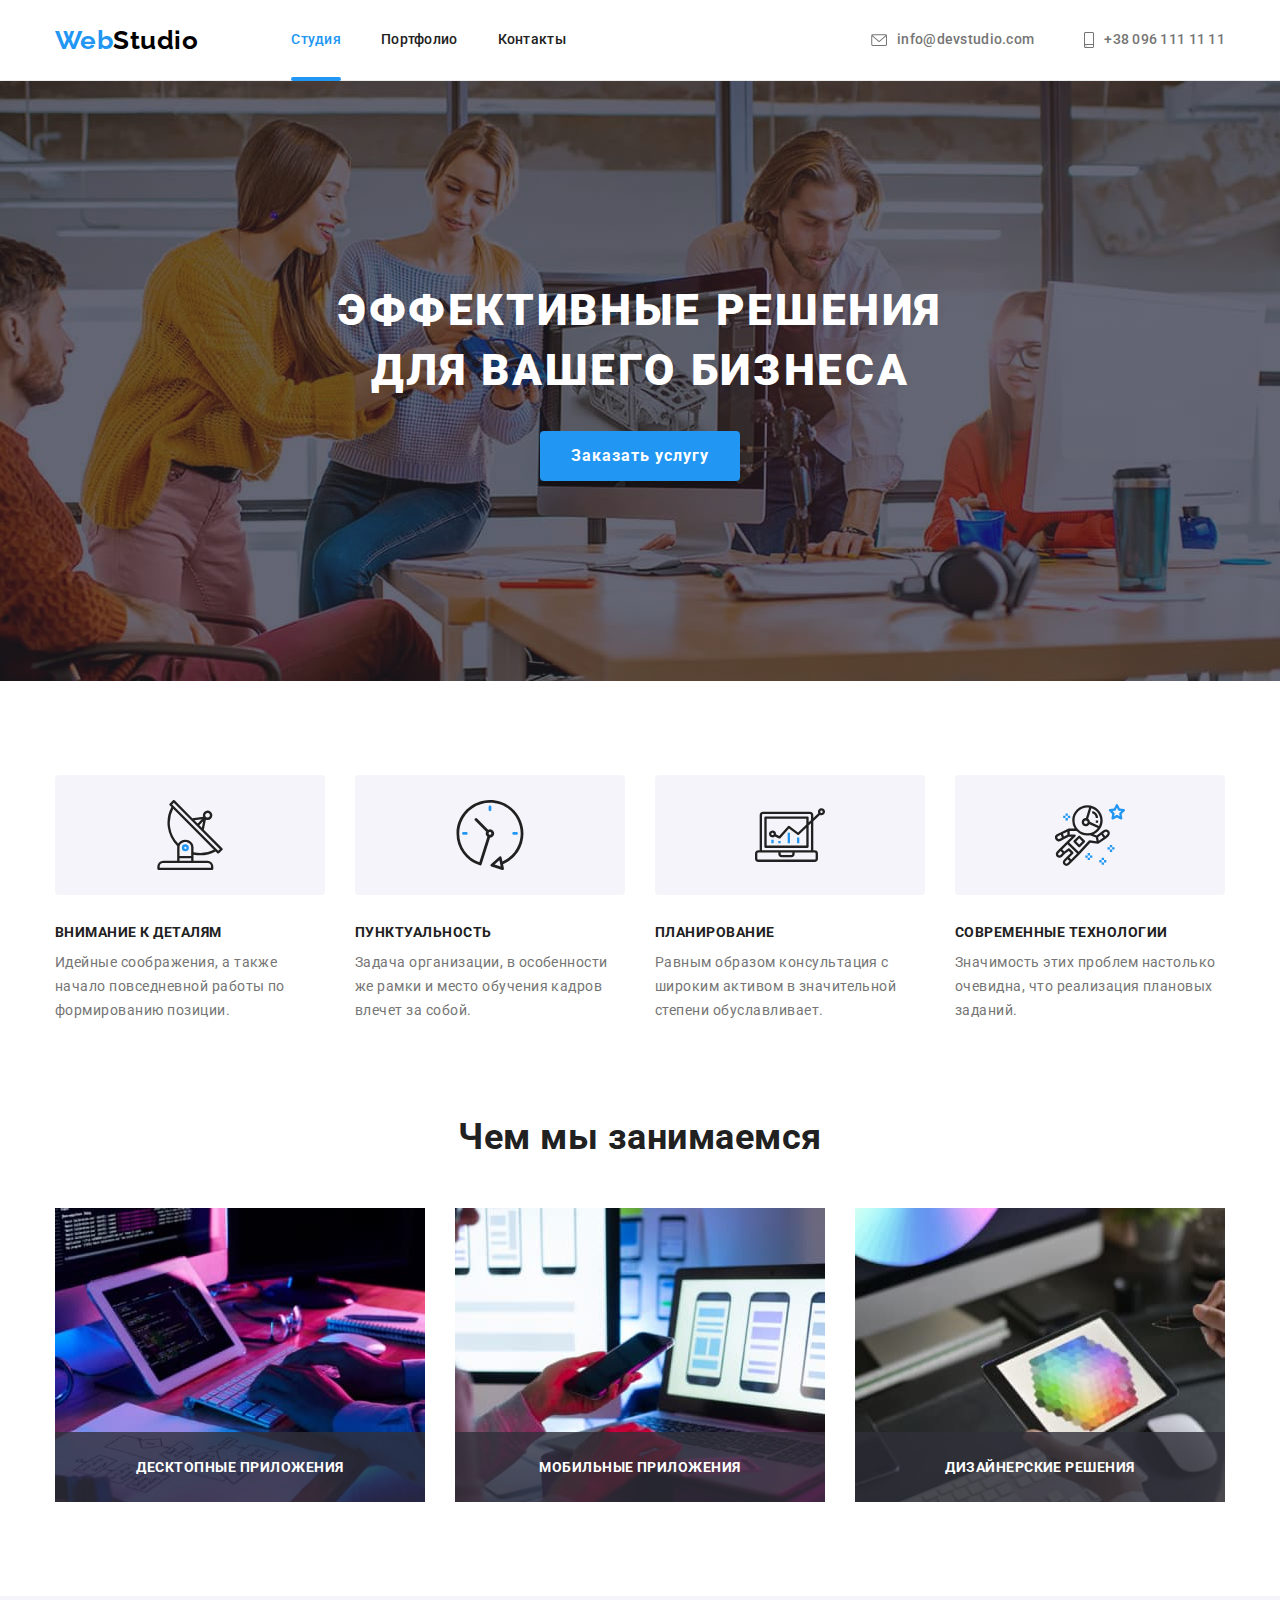
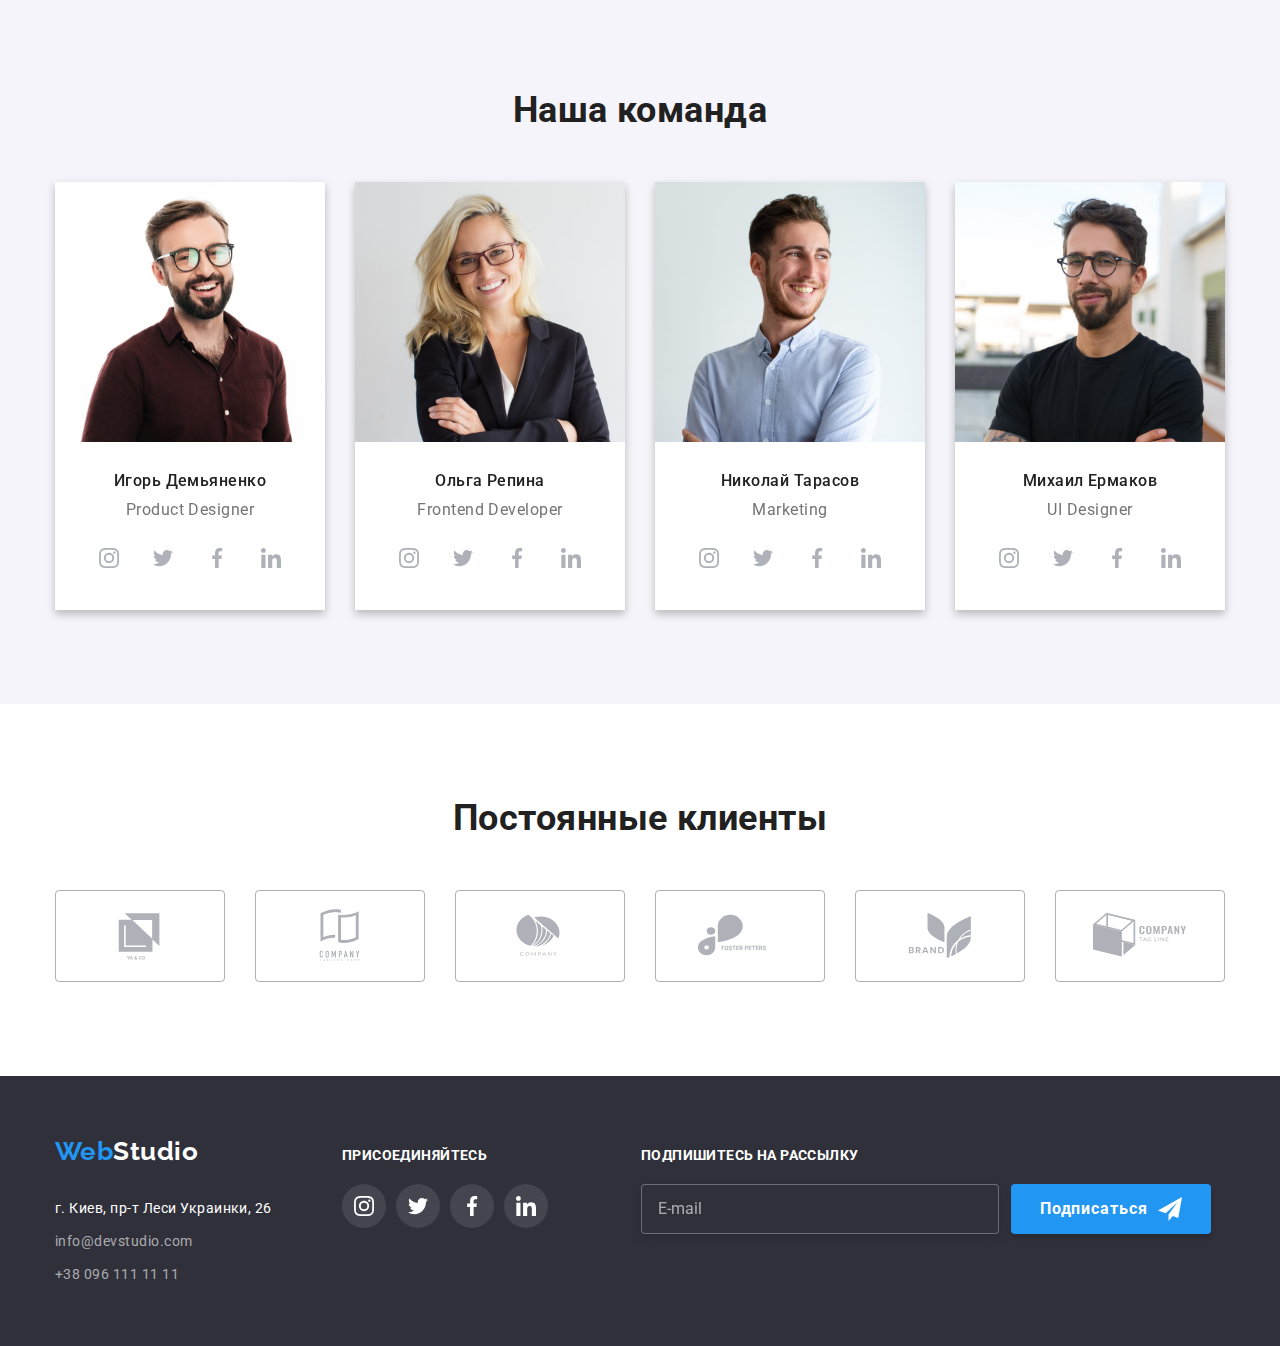
<file: index.html>
<!DOCTYPE html>
<html lang="ru">
  <head>
    <meta charset="UTF-8" />
    <meta http-equiv="X-UA-Compatible" content="IE=edge" />
    <meta name="viewport" content="width=device-width, initial-scale=1.0" />
    <title>Document</title>
    <link
      href="https://fonts.googleapis.com/css2?family=Raleway:wght@700&family=Roboto:wght@400;500;700;900&display=swap"
      rel="stylesheet"
    />
    <link
      rel="stylesheet"
      href="https://cdn.jsdelivr.net/npm/modern-normalize@1.1.0/modern-normalize.min.css"
    />
    <link rel="stylesheet" href="./css/main.min.css" />
  </head>
  <body class="page" data-page>
    <!-- Heder -->
    <header class="header">
      <div class="container header__container">
        <nav class="header__nav">
          <a class="logo header__logo" href="./index.html"
            >Web<span class="logo--lights-style">Studio</span></a
          >
          <ul class="header__list">
            <li class="header__item">
              <a class="header__link header__link--current" href="./index.html">Студия</a>
            </li>
            <li class="header__item">
              <a class="header__link" href="./portfoio.html">Портфолио</a>
            </li>
            <li class="header__item"><a class="header__link" href="">Контакты</a></li>
          </ul>
        </nav>
        <div class="header__contacts">
          <a class="header__contacts-link" href="mailto:info@devstudio.com">
            <svg class="header__contacts-icon" width="16" height="12">
              <use href="./images/icons.svg#icon-mail"></use>
            </svg>
            info@devstudio.com</a
          >
          <a class="header__contacts-link" href="tel:+380961111111">
            <svg class="header__contacts-icon" width="10" height="16">
              <use href="./images/icons.svg#icon-smartphone"></use>
            </svg>
            +38 096 111 11 11</a
          >
        </div>
      </div>
    </header>
    <main>
      <!-- Hero -->
      <section class="hero">
        <div class="container hero__container">
          <h1 class="hero__title">Эффективные решения для вашего бизнеса</h1>
          <button class="main-btn" type="button" data-modal-open>Заказать услугу</button>
        </div>
      </section>
      <!-- Benefits -->
      <section class="section">
        <div class="container">
          <!-- приховати <h2>Преимущества</h2>  -->
          <h2 class="visually-hidden">Преимущества</h2>
          <ul class="features__list">
            <li class="features__item">
              <div class="features__icon">
                <svg width="70" height="70">
                  <use href="./images/icons.svg#icon-antenna"></use>
                </svg>
              </div>
              <h3 class="features__title">Внимание к деталям</h3>
              <p class="features__text">
                Идейные соображения, а также начало повседневной работы по формированию позиции.
              </p>
            </li>
            <li class="features__item">
              <div class="features__icon">
                <svg width="70" height="70">
                  <use href="./images/icons.svg#icon-clock"></use>
                </svg>
              </div>
              <h3 class="features__title">Пунктуальность</h3>
              <p class="features__text">
                Задача организации, в особенности же рамки и место обучения кадров влечет за собой.
              </p>
            </li>
            <li class="features__item">
              <div class="features__icon">
                <svg width="70" height="70">
                  <use href="./images/icons.svg#icon-diagram"></use>
                </svg>
              </div>
              <h3 class="features__title">Планирование</h3>
              <p class="features__text">
                Равным образом консультация с широким активом в значительной степени обуславливает.
              </p>
            </li>
            <li class="features__item">
              <div class="features__icon">
                <svg width="70" height="70">
                  <use href="./images/icons.svg#icon-astronaut"></use>
                </svg>
              </div>
              <h3 class="features__title">Современные технологии</h3>
              <p class="features__text">
                Значимость этих проблем настолько очевидна, что реализация плановых заданий.
              </p>
            </li>
          </ul>
        </div>
      </section>
      <!-- Work -->
      <section class="section work__section">
        <div class="container">
          <h2 class="section__title">Чем мы занимаемся</h2>
          <ul class="work__list">
            <li class="work__item">
              <img class="work__img" src="images/todo/box_1.jpg" alt="Разработка" width="370" />
              <p class="work__text">Десктопные приложения</p>
            </li>
            <li class="work__item">
              <img class="work__img" src="images/todo/box_2.jpg" alt="Структура" width="370" />
              <p class="work__text">Мобильные приложения</p>
            </li>
            <li class="work__item">
              <img class="work__img" src="images/todo/box_3.jpg" alt="Дизайн" width="370" />
              <p class="work__text">Дизайнерские решения</p>
            </li>
          </ul>
        </div>
      </section>
      <!-- Team -->
      <section class="section team__section">
        <div class="container">
          <h2 class="section__title">Наша команда</h2>
          <ul class="team__list">
            <li class="team__item">
              <img class="team__img" src="images/team/team_1.jpg" alt="Мужчина" width="270" />
              <div class="team__info">
                <h3 class="team__person">Игорь Демьяненко</h3>
                <p class="team__position" lang="en">Product Designer</p>
                <ul class="social__list">
                  <li class="social__item">
                    <a
                      class="social__link social__link--light-style"
                      href="https://www.instagram.com/"
                      target="blank"
                      rel="noopener noreferrer"
                      ><svg width="20" height="20">
                        <use href="./images/icons.svg#icon-instagram"></use></svg
                    ></a>
                  </li>
                  <li class="social__item">
                    <a
                      class="social__link social__link--light-style"
                      href="https://twitter.com/"
                      target="blank"
                      rel="noopener noreferrer"
                      ><svg width="20" height="20">
                        <use href="./images/icons.svg#icon-twitter"></use></svg
                    ></a>
                  </li>
                  <li class="social__item">
                    <a
                      class="social__link social__link--light-style"
                      href="https://uk-ua.facebook.com/"
                      target="blank"
                      rel="noopener noreferrer"
                      ><svg width="20" height="20">
                        <use href="./images/icons.svg#icon-facebook"></use></svg
                    ></a>
                  </li>
                  <li class="social__item">
                    <a
                      class="social__link social__link--light-style"
                      href="https://ua.linkedin.com/"
                      target="blank"
                      rel="noopener noreferrer"
                      ><svg width="20" height="20">
                        <use href="./images/icons.svg#icon-linkedin"></use></svg
                    ></a>
                  </li>
                </ul>
              </div>
            </li>
            <li class="team__item">
              <img class="team__img" src="images/team/team_2.jpg" alt="Женщина" width="270" />
              <div class="team__info">
                <h3 class="team__person">Ольга Репина</h3>
                <p class="team__position" lang="en">Frontend Developer</p>
                <ul class="social__list">
                  <li class="social__item">
                    <a
                      class="social__link social__link--light-style"
                      href="https://www.instagram.com/"
                      target="blank"
                      rel="noopener noreferrer"
                      ><svg width="20" height="20">
                        <use href="./images/icons.svg#icon-instagram"></use></svg
                    ></a>
                  </li>
                  <li class="social__item">
                    <a
                      class="social__link social__link--light-style"
                      href="https://twitter.com/"
                      target="blank"
                      rel="noopener noreferrer"
                      ><svg width="20" height="20">
                        <use href="./images/icons.svg#icon-twitter"></use></svg
                    ></a>
                  </li>
                  <li class="social__item">
                    <a
                      class="social__link social__link--light-style"
                      href="https://uk-ua.facebook.com/"
                      target="blank"
                      rel="noopener noreferrer"
                      ><svg width="20" height="20">
                        <use href="./images/icons.svg#icon-facebook"></use></svg
                    ></a>
                  </li>
                  <li class="social__item">
                    <a
                      class="social__link social__link--light-style"
                      href="https://ua.linkedin.com/"
                      target="blank"
                      rel="noopener noreferrer"
                      ><svg width="20" height="20">
                        <use href="./images/icons.svg#icon-linkedin"></use></svg
                    ></a>
                  </li>
                </ul>
              </div>
            </li>
            <li class="team__item">
              <img class="team__img" src="images/team/team_3.jpg" alt="Мужчина" width="270" />
              <div class="team__info">
                <h3 class="team__person">Николай Тарасов</h3>
                <p class="team__position" lang="en">Marketing</p>
                <ul class="social__list">
                  <li class="social__item">
                    <a
                      class="social__link social__link--light-style"
                      href="https://www.instagram.com/"
                      target="blank"
                      rel="noopener noreferrer"
                      ><svg width="20" height="20">
                        <use href="./images/icons.svg#icon-instagram"></use></svg
                    ></a>
                  </li>
                  <li class="social__item">
                    <a
                      class="social__link social__link--light-style"
                      href="https://twitter.com/"
                      target="blank"
                      rel="noopener noreferrer"
                      ><svg width="20" height="20">
                        <use href="./images/icons.svg#icon-twitter"></use></svg
                    ></a>
                  </li>
                  <li class="social__item">
                    <a
                      class="social__link social__link--light-style"
                      href="https://uk-ua.facebook.com/"
                      target="blank"
                      rel="noopener noreferrer"
                      ><svg width="20" height="20">
                        <use href="./images/icons.svg#icon-facebook"></use></svg
                    ></a>
                  </li>
                  <li class="social__item">
                    <a
                      class="social__link social__link--light-style"
                      href="https://ua.linkedin.com/"
                      target="blank"
                      rel="noopener noreferrer"
                      ><svg width="20" height="20">
                        <use href="./images/icons.svg#icon-linkedin"></use></svg
                    ></a>
                  </li>
                </ul>
              </div>
            </li>
            <li class="team__item">
              <img class="team__img" src="images/team/team_4.jpg" alt="Мужчина" width="270" />
              <div class="team__info">
                <h3 class="team__person">Михаил Ермаков</h3>
                <p class="team__position" lang="en">UI Designer</p>
                <ul class="social__list">
                  <li class="social__item">
                    <a
                      class="social__link social__link--light-style"
                      href="https://www.instagram.com/"
                      target="blank"
                      rel="noopener noreferrer"
                      ><svg width="20" height="20">
                        <use href="./images/icons.svg#icon-instagram"></use></svg
                    ></a>
                  </li>
                  <li class="social__item">
                    <a
                      class="social__link social__link--light-style"
                      href="https://twitter.com/"
                      target="blank"
                      rel="noopener noreferrer"
                      ><svg width="20" height="20">
                        <use href="./images/icons.svg#icon-twitter"></use></svg
                    ></a>
                  </li>
                  <li class="social__item">
                    <a
                      class="social__link social__link--light-style"
                      href="https://uk-ua.facebook.com/"
                      target="blank"
                      rel="noopener noreferrer"
                      ><svg width="20" height="20">
                        <use href="./images/icons.svg#icon-facebook"></use></svg
                    ></a>
                  </li>
                  <li class="social__item">
                    <a
                      class="social__link social__link--light-style"
                      href="https://ua.linkedin.com/"
                      target="blank"
                      rel="noopener noreferrer"
                      ><svg width="20" height="20">
                        <use href="./images/icons.svg#icon-linkedin"></use></svg
                    ></a>
                  </li>
                </ul>
              </div>
            </li>
          </ul>
        </div>
      </section>
      <!-- Customers -->
      <section class="section">
        <div class="container">
          <h2 class="section__title">Постоянные клиенты</h2>
          <ul class="customer__list">
            <li class="customer__item">
              <a
                class="customer__link"
                href="http://www.yasolicitors.co.uk/"
                target="blank"
                rel="noopener noreferrer"
                ><svg class="customer__logo" width="106" height="60">
                  <use href="./images/icons.svg#icon-logo1"></use></svg
              ></a>
            </li>
            <li class="customer__item">
              <a
                class="customer__link"
                href="http://www.yasolicitors.co.uk/"
                target="blank"
                rel="noopener noreferrer"
                ><svg class="customer__logo" width="106" height="60">
                  <use href="./images/icons.svg#icon-logo2"></use></svg
              ></a>
            </li>
            <li class="customer__item">
              <a
                class="customer__link"
                href="http://www.yasolicitors.co.uk/"
                target="blank"
                rel="noopener noreferrer"
                ><svg class="customer__logo" width="106" height="60">
                  <use href="./images/icons.svg#icon-logo3"></use></svg
              ></a>
            </li>
            <li class="customer__item">
              <a
                class="customer__link"
                href="http://www.yasolicitors.co.uk/"
                target="blank"
                rel="noopener noreferrer"
                ><svg class="customer__logo" width="106" height="60">
                  <use href="./images/icons.svg#icon-logo4"></use></svg
              ></a>
            </li>
            <li class="customer__item">
              <a
                class="customer__link"
                href="http://www.yasolicitors.co.uk/"
                target="blank"
                rel="noopener noreferrer"
                ><svg class="customer__logo" width="106" height="60">
                  <use href="./images/icons.svg#icon-logo5"></use></svg
              ></a>
            </li>
            <li class="customer__item">
              <a
                class="customer__link"
                href="http://www.yasolicitors.co.uk/"
                target="blank"
                rel="noopener noreferrer"
                ><svg class="customer__logo" width="106" height="60">
                  <use href="./images/icons.svg#icon-logo6"></use></svg
              ></a>
            </li>
          </ul>
        </div>
      </section>
    </main>
    <!-- Footer -->
    <footer class="footer">
      <div class="container footer__cotainer">
        <div class="footer__contacts">
          <a class="logo footer__logo" href="./index.html">
            Web<span class="logo--dark-style">Studio</span></a
          >
          <address>
            <ul class="contacts__list">
              <li><a class="contacts__street" href="">г. Киев, пр-т Леси Украинки, 26</a></li>
              <li>
                <a class="contacts__link" href="mailto:info@devstudio.com">info@devstudio.com</a>
              </li>
              <li><a class="contacts__link" href="tel:+380961111111">+38 096 111 11 11</a></li>
            </ul>
          </address>
        </div>
        <div class="footer__social">
          <p class="footer__title">присоединяйтесь</p>
          <ul class="social__list">
            <li class="social__item">
              <a
                class="social__link social__link--dark-style"
                href="https://www.instagram.com/"
                target="blank"
                rel="noopener noreferrer"
                ><svg width="20" height="20">
                  <use href="./images/icons.svg#icon-instagram"></use></svg
              ></a>
            </li>
            <li class="social__item">
              <a
                class="social__link social__link--dark-style"
                href="https://twitter.com/"
                target="blank"
                rel="noopener noreferrer"
                ><svg width="20" height="20">
                  <use href="./images/icons.svg#icon-twitter"></use></svg
              ></a>
            </li>
            <li class="social__item">
              <a
                class="social__link social__link--dark-style"
                href="https://uk-ua.facebook.com/"
                target="blank"
                rel="noopener noreferrer"
                ><svg width="20" height="20">
                  <use href="./images/icons.svg#icon-facebook"></use></svg
              ></a>
            </li>
            <li class="social__item">
              <a
                class="social__link social__link--dark-style"
                href="https://ua.linkedin.com/"
                target="blank"
                rel="noopener noreferrer"
                ><svg width="20" height="20">
                  <use href="./images/icons.svg#icon-linkedin"></use></svg
              ></a>
            </li>
          </ul>
        </div>
        <div class="footer__subskribe">
          <p class="footer__title">Подпишитесь на рассылку</p>
          <form class="subskribe__form">
            <input class="subskribe__input" type="email" placeholder="E-mail" />
            <button class="main-btn subskribe-btn" type="submit">
              Подписаться
              <svg class="main-btn__icon" width="24" height="24">
                <use href="./images/icons.svg#icon-send"></use>
              </svg>
            </button>
          </form>
        </div>
      </div>
    </footer>
    <!-- Modal -->
    <div class="backdrop is-hidden" data-modal>
      <div class="modal">
        <button class="modal__close" type="button" data-modal-close>
          <svg class="modal__icon" width="11" height="11">
            <use href="./images/icons.svg#icon-close"></use>
          </svg>
        </button>
        <form class="callback">
          <p class="callback__caption">Оставьте свои данные, мы вам перезвоним</p>
          <label class="callback__item">
            <span class="callback__label">Имя</span>
            <input class="callback__input" type="text" name="name" />
            <svg class="callback__icon" width="18" height="18">
              <use href="./images/icons.svg#icon-modal-person"></use>
            </svg>
          </label>
          <label class="callback__item">
            <span class="callback__label">Телефон</span>
            <input class="callback__input" type="tel" name="phone-number" id="id-tel" />
            <svg class="callback__icon" width="18" height="18">
              <use href="./images/icons.svg#icon-modal-phone"></use>
            </svg>
          </label>
          <label class="callback__item">
            <span class="callback__label">Почта</span>
            <input class="callback__input" type="email" name="email" />
            <svg class="callback__icon" width="18" height="18">
              <use href="./images/icons.svg#icon-modal-email"></use>
            </svg>
          </label>
          <label class="callback__item callback__comment">
            <span class="callback__label">Комментарий</span>
            <textarea
              class="callback__input--textarea"
              name="comment"
              rows="10"
              placeholder="Введите текст"
            ></textarea>
          </label>
          <label class="callback__item-policy">
            <input class="callback__input-policy visually-hidden" type="checkbox" name="policy" />
            <span class="callback__icon-policy"></span>
            Соглашаюсь с рассылкой и принимаю&nbsp;
            <a class="callback__link-policy" href=""> Условия договора</a>
          </label>

          <button class="main-btn callback__main-btn" type="submit">Отправить</button>
        </form>
      </div>
    </div>
    <script src="./js/modal.js"></script>
  </body>
</html>
</file>
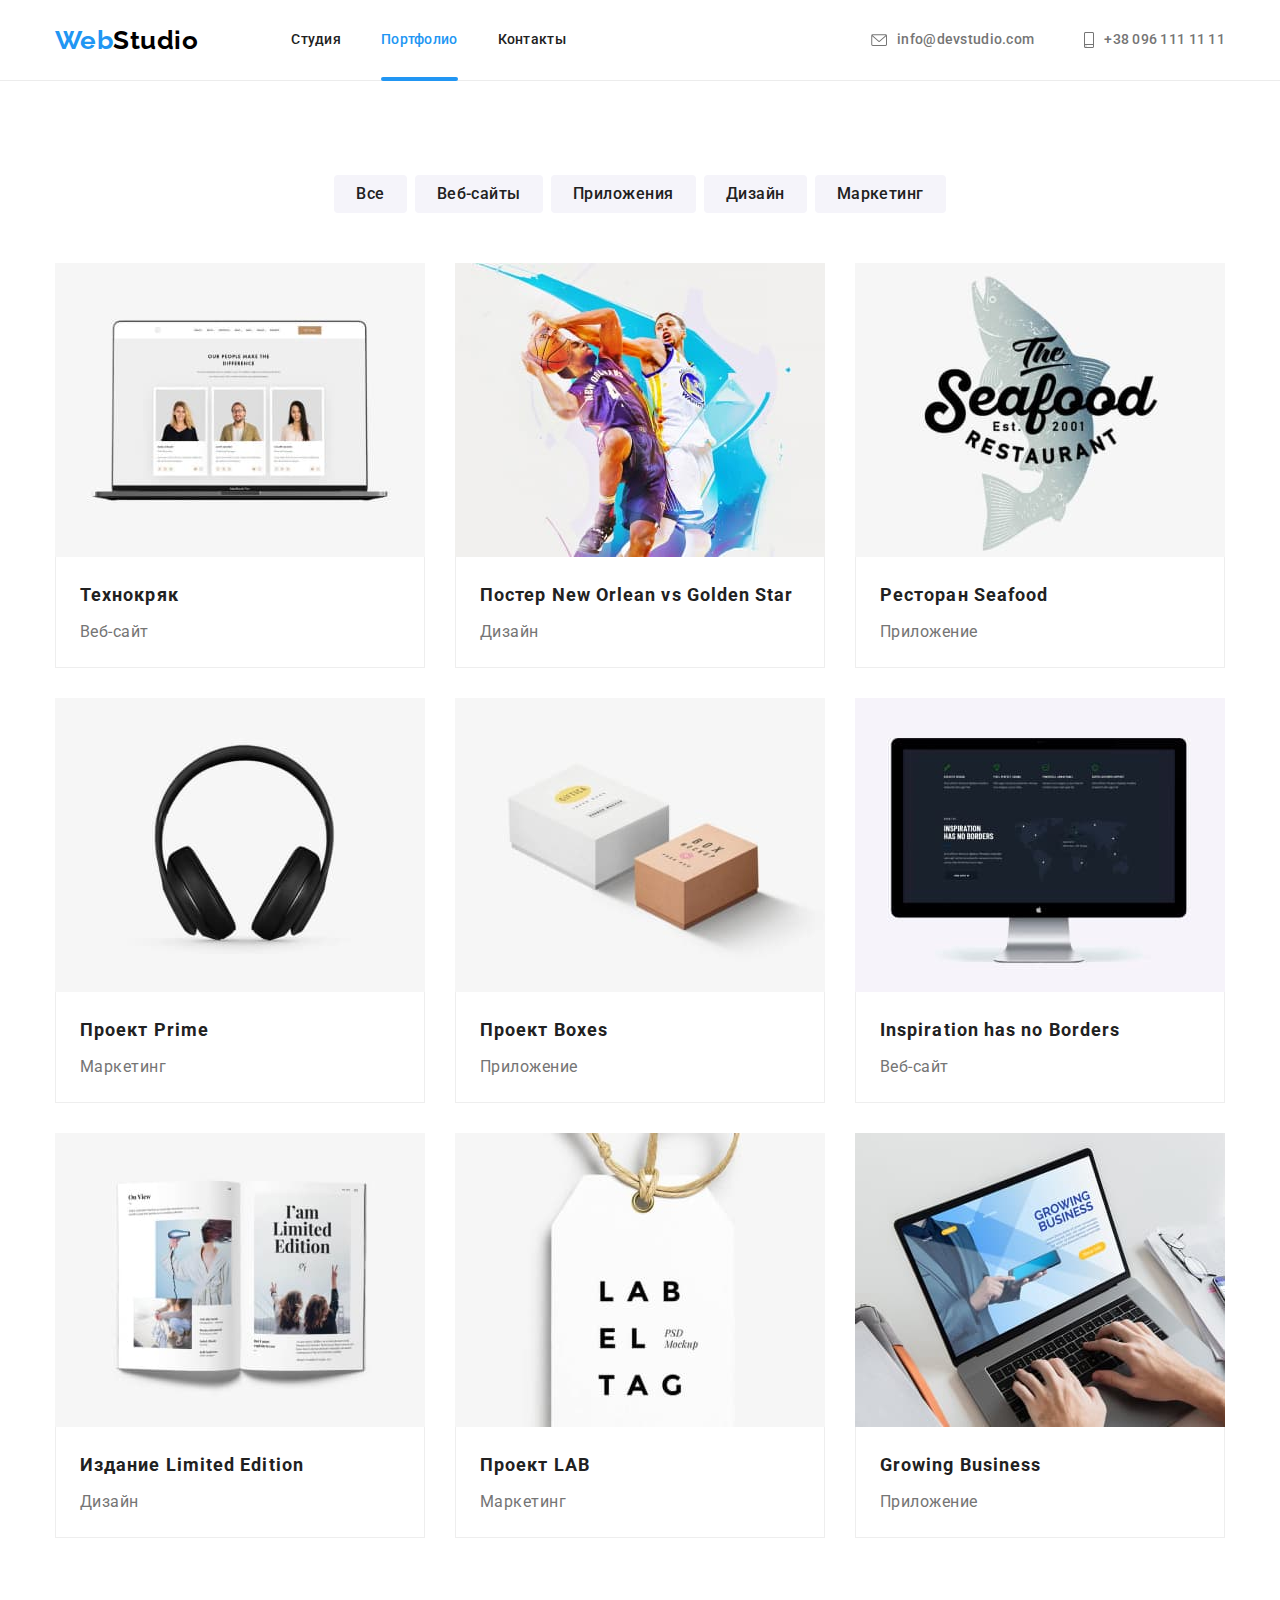
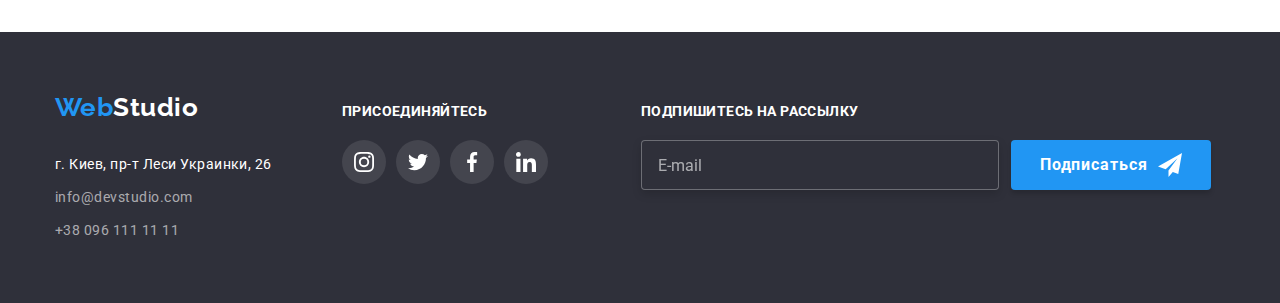
<file: portfoio.html>
<!DOCTYPE html>
<html lang="ru">
  <head>
    <meta charset="UTF-8" />
    <meta http-equiv="X-UA-Compatible" content="IE=edge" />
    <meta name="viewport" content="width=device-width, initial-scale=1.0" />
    <title>Document</title>
    <link
      href="https://fonts.googleapis.com/css2?family=Raleway:wght@700&family=Roboto:wght@400;500;700;900&display=swap"
      rel="stylesheet"
    />
    <link
      rel="stylesheet"
      href="https://cdn.jsdelivr.net/npm/modern-normalize@1.1.0/modern-normalize.min.css"
    />
    <link rel="stylesheet" href="./css/main.min.css" />
  </head>
  <body class="page">
    <header class="header">
      <div class="container header__container">
        <nav class="header__nav">
          <a class="logo header__logo" href="./index.html"
            >Web<span class="logo--lights-style">Studio</span></a
          >
          <ul class="header__list">
            <li class="header__item">
              <a class="header__link" href="./index.html">Студия</a>
            </li>
            <li class="header__item">
              <a class="header__link header__link--current" href="./portfoio.html">Портфолио</a>
            </li>
            <li class="header__item"><a class="header__link" href="">Контакты</a></li>
          </ul>
        </nav>
        <div class="header__contacts">
          <a class="header__contacts-link" href="mailto:info@devstudio.com">
            <svg class="header__contacts-icon" width="16" height="12">
              <use href="./images/icons.svg#icon-mail"></use>
            </svg>
            info@devstudio.com</a
          >
          <a class="header__contacts-link" href="tel:+380961111111">
            <svg class="header__contacts-icon" width="10" height="16">
              <use href="./images/icons.svg#icon-smartphone"></use>
            </svg>
            +38 096 111 11 11</a
          >
        </div>
      </div>
    </header>
    <section class="section">
      <div class="container">
        <!-- приховати <h1>Портфолио</h1>  -->
        <h1 class="visually-hidden">Портфолио</h1>
        <ul class="filter__list">
          <li class="filter__items">
            <button class="second-btn" type="button">Все</button>
          </li>
          <li class="filter__items">
            <button class="second-btn" type="button">Веб-сайты</button>
          </li>
          <li class="filter__items">
            <button class="second-btn" type="button">Приложения</button>
          </li>
          <li class="filter__items">
            <button class="second-btn" type="button">Дизайн</button>
          </li>
          <li class="filter__items">
            <button class="second-btn" type="button">Маркетинг</button>
          </li>
        </ul>
        <ul class="projects__list">
          <li class="projects__items">
            <a class="projects__link" href="">
              <div class="projects__picture">
                <p class="projects__info">
                  Ресурс предлагает комплексные предложения с разным уровнем функционала и сервисов.
                  Все это позволит посетителю получить исчерпывающие сведения о компании или частном
                  лице.
                </p>
                <img src="images/portfolio/pf-1.jpg" alt="Ноутбук" width="370" />
              </div>
              <div class="projects__description">
                <h2 class="project__title">Технокряк</h2>
                <p class="project__text">Веб-сайт</p>
              </div></a
            >
          </li>
          <li class="projects__items">
            <a class="projects__link" href="">
              <div class="projects__picture">
                <p class="projects__info">
                  Ресурс предлагает комплексные предложения с разным уровнем функционала и сервисов.
                  Все это позволит посетителю получить исчерпывающие сведения о компании или частном
                  лице.
                </p>
                <img src="images/portfolio/pf-2.jpg" alt="Баскетболист" width="370" />
              </div>
              <div class="projects__description">
                <h2 class="project__title">Постер New Orlean vs Golden Star</h2>
                <p class="project__text">Дизайн</p>
              </div></a
            >
          </li>
          <li class="projects__items">
            <a class="projects__link" href="">
              <div class="projects__picture">
                <p class="projects__info">
                  Ресурс предлагает комплексные предложения с разным уровнем функционала и сервисов.
                  Все это позволит посетителю получить исчерпывающие сведения о компании или частном
                  лице.
                </p>
                <img src="images/portfolio/pf-3.jpg" alt="Емблема Риба" width="370" />
              </div>
              <div class="projects__description">
                <h2 class="project__title">Ресторан Seafood</h2>
                <p class="project__text">Приложение</p>
              </div></a
            >
          </li>
          <li class="projects__items">
            <a class="projects__link" href="">
              <div class="projects__picture">
                <p class="projects__info">
                  Ресурс предлагает комплексные предложения с разным уровнем функционала и сервисов.
                  Все это позволит посетителю получить исчерпывающие сведения о компании или частном
                  лице.
                </p>
                <img src="images/portfolio/pf-4.jpg" alt="Наушники" width="370" />
              </div>
              <div class="projects__description">
                <h2 class="project__title">Проект Prime</h2>
                <p class="project__text">Маркетинг</p>
              </div></a
            >
          </li>
          <li class="projects__items">
            <a class="projects__link" href="">
              <div class="projects__picture">
                <p class="projects__info">
                  Ресурс предлагает комплексные предложения с разным уровнем функционала и сервисов.
                  Все это позволит посетителю получить исчерпывающие сведения о компании или частном
                  лице.
                </p>
                <img src="images/portfolio/pf-5.jpg" alt="Коробки" width="370" />
              </div>
              <div class="projects__description">
                <h2 class="project__title">Проект Boxes</h2>
                <p class="project__text">Приложение</p>
              </div></a
            >
          </li>
          <li class="projects__items">
            <a class="projects__link" href="">
              <div class="projects__picture">
                <p class="projects__info">
                  Ресурс предлагает комплексные предложения с разным уровнем функционала и сервисов.
                  Все это позволит посетителю получить исчерпывающие сведения о компании или частном
                  лице.
                </p>
                <img src="images/portfolio/pf-6.jpg" alt="Монитор" width="370" />
              </div>
              <div class="projects__description">
                <h2 class="project__title">Inspiration has no Borders</h2>
                <p class="project__text">Веб-сайт</p>
              </div></a
            >
          </li>
          <li class="projects__items">
            <a class="projects__link" href="">
              <div class="projects__picture">
                <p class="projects__info">
                  Ресурс предлагает комплексные предложения с разным уровнем функционала и сервисов.
                  Все это позволит посетителю получить исчерпывающие сведения о компании или частном
                  лице.
                </p>
                <img src="images/portfolio/pf-7.jpg" alt="Книга" width="370" />
              </div>
              <div class="projects__description">
                <h2 class="project__title">Издание Limited Edition</h2>
                <p class="project__text">Дизайн</p>
              </div></a
            >
          </li>
          <li class="projects__items">
            <a class="projects__link" href="">
              <div class="projects__picture">
                <p class="projects__info">
                  Ресурс предлагает комплексные предложения с разным уровнем функционала и сервисов.
                  Все это позволит посетителю получить исчерпывающие сведения о компании или частном
                  лице.
                </p>
                <img src="images/portfolio/pf-8.jpg" alt="Бирка" width="370" />
              </div>
              <div class="projects__description">
                <h2 class="project__title">Проект LAB</h2>
                <p class="project__text">Маркетинг</p>
              </div></a
            >
          </li>
          <li class="projects__items">
            <a class="projects__link" href="">
              <div class="projects__picture">
                <p class="projects__info">
                  Ресурс предлагает комплексные предложения с разным уровнем функционала и сервисов.
                  Все это позволит посетителю получить исчерпывающие сведения о компании или частном
                  лице.
                </p>
                <img src="images/portfolio/pf-9.jpg" alt="Пеатание на ноутбуке" width="370" />
              </div>
              <div class="projects__description">
                <h2 class="project__title">Growing Business</h2>
                <p class="project__text">Приложение</p>
              </div></a
            >
          </li>
        </ul>
      </div>
    </section>
    <footer class="footer">
      <div class="container footer__cotainer">
        <div class="footer__contacts">
          <a class="logo footer__logo" href="./index.html">
            Web<span class="logo--dark-style">Studio</span></a
          >
          <address>
            <ul class="contacts__list">
              <li><a class="contacts__street" href="">г. Киев, пр-т Леси Украинки, 26</a></li>
              <li>
                <a class="contacts__link" href="mailto:info@devstudio.com">info@devstudio.com</a>
              </li>
              <li><a class="contacts__link" href="tel:+380961111111">+38 096 111 11 11</a></li>
            </ul>
          </address>
        </div>
        <div class="footer__social">
          <p class="footer__title">присоединяйтесь</p>
          <ul class="social__list">
            <li class="social__item">
              <a
                class="social__link social__link--dark-style"
                href="https://www.instagram.com/"
                target="blank"
                rel="noopener noreferrer"
                ><svg width="20" height="20">
                  <use href="./images/icons.svg#icon-instagram"></use></svg
              ></a>
            </li>
            <li class="social__item">
              <a
                class="social__link social__link--dark-style"
                href="https://twitter.com/"
                target="blank"
                rel="noopener noreferrer"
                ><svg width="20" height="20">
                  <use href="./images/icons.svg#icon-twitter"></use></svg
              ></a>
            </li>
            <li class="social__item">
              <a
                class="social__link social__link--dark-style"
                href="https://uk-ua.facebook.com/"
                target="blank"
                rel="noopener noreferrer"
                ><svg width="20" height="20">
                  <use href="./images/icons.svg#icon-facebook"></use></svg
              ></a>
            </li>
            <li class="social__item">
              <a
                class="social__link social__link--dark-style"
                href="https://ua.linkedin.com/"
                target="blank"
                rel="noopener noreferrer"
                ><svg width="20" height="20">
                  <use href="./images/icons.svg#icon-linkedin"></use></svg
              ></a>
            </li>
          </ul>
        </div>
        <div class="footer__subskribe">
          <p class="footer__title">Подпишитесь на рассылку</p>
          <form class="subskribe__form">
            <input class="subskribe__input" type="email" placeholder="E-mail" />
            <button class="main-btn subskribe-btn" type="submit">
              Подписаться
              <svg class="main-btn__icon" width="24" height="24">
                <use href="./images/icons.svg#icon-send"></use>
              </svg>
            </button>
          </form>
        </div>
      </div>
    </footer>
  </body>
</html>
</file>
<file: css/main.min.css>
:root{--brand-color: #2196f3;--primay-text-color: #757575;--second-text-color: #ffffff;--third-text-color: #000000;--title-text-color: #212121;--bg-color-primary: #ffffff;--bg-color-second: #f5f4fa;--bg-color-third: #2f303a;--address-color: rgba(255, 255, 255, 0.6);--animation: 250ms cubic-bezier(0.4, 0, 0.2, 1);--primary-font: 'Roboto';--second-font: 'Raleway'}ul{list-style:none;margin-top:0;margin-bottom:0;padding-left:0}h1,h2,h3,h4,p{margin-top:0;margin-bottom:0}button{font-family:inherit;cursor:pointer;border:none}a{text-decoration:none}img{display:block}.visually-hidden{position:absolute;width:1px;height:1px;margin:-1px;border:0;padding:0;white-space:nowrap;clip-path:inset(100%);clip:rect(0 0 0 0);overflow:hidden}.page{color:var(--title-text-color);background-color:var(--bg-color-primary);font-family:var(--primary-font),sans-serif;letter-spacing:0.03em}.container{width:1200px;padding-left:15px;padding-right:15px;margin-left:auto;margin-right:auto}.section{padding-top:94px;padding-bottom:94px}.section__title{margin-bottom:50px;font-weight:700;font-size:36px;line-height:1.16;text-align:center}.header{border-bottom:1px solid #ececec}.header__container{display:flex;justify-content:space-between;align-items:center}.header__nav{display:flex;align-items:center}.header__logo{margin-right:93px}.header__list{display:flex;align-items:center}.header__item:not(:last-child){margin-right:40px}.header__link{display:block;padding-top:32px;padding-bottom:32px;color:var(--title-text-color);font-weight:500;font-size:14px;line-height:1.14;letter-spacing:0.02em;text-decoration:none;transition:color var(--animation)}.header__link:hover,.header__link:focus{color:var(--brand-color)}.header__link--current{position:relative;color:var(--brand-color)}.header__link--current::after{position:absolute;bottom:-1px;left:0;content:'';display:block;width:100%;height:4px;border-radius:2px;background-color:var(--brand-color)}.header__contacts{display:flex;align-items:center}.header__contacts-link{display:flex;align-items:center;margin-right:50px;color:var(--primay-text-color);fill:var(--primay-text-color);font-weight:500;font-size:14px;line-height:1.14;letter-spacing:0.02em;text-decoration:none;transition:color var(--animation),fill var(--animation)}.header__contacts-link:hover,.header__contacts-link:focus{color:var(--brand-color);fill:var(--brand-color)}.header__contacts-link:last-child{margin-right:0}.header__contacts-icon{margin-right:10px;fill:inherit}.hero{max-width:1600px;height:600px;margin-left:auto;margin-right:auto;text-align:center;background-color:#c4c4c4;background-image:linear-gradient(rgba(47,48,58,0.4), rgba(47,48,58,0.4)),url(../images/main/bg-Img.jpg);background-repeat:no-repeat;background-position:center;background-size:cover}.hero__container{padding-top:200px;padding-bottom:200px}.hero__title{width:696px;text-align:center;margin-bottom:30px;margin-left:auto;margin-right:auto;color:var(--second-text-color);font-weight:900;font-size:44px;line-height:1.36;text-transform:uppercase;letter-spacing:0.06em}.features__list{display:flex;align-items:center}.features__item{width:270px;margin-right:30px}.features__item:last-child{margin-right:0}.features__icon{display:flex;justify-content:center;align-items:center;margin-bottom:30px;width:270px;height:120px;background:var(--bg-color-second);border-radius:4px}.features__title{margin-bottom:10px;font-weight:700;font-size:14px;line-height:1.14;text-transform:uppercase}.features__text{color:var(--primay-text-color);font-size:14px;line-height:1.71}.work__section{padding-top:0}.work__list{display:flex;align-items:center}.work__item{position:relative}.work__item:not(:last-child){margin-right:30px}.work__text{position:absolute;bottom:0;width:100%;text-align:center;padding-top:27px;padding-bottom:27px;font-weight:700;font-size:14px;line-height:16px;text-transform:uppercase;color:var(--second-text-color);background-color:rgba(47,48,58,0.8)}.team__section{background-color:var(--bg-color-second)}.team__list{display:flex;align-items:center}.team__item{margin-right:30px;width:270px;text-align:center;filter:drop-shadow(0px 4px 4px rgba(0,0,0,0.25))}.team__item:last-child{margin-right:0}.team__info{background-color:var(--bg-color-primary);padding:30px 10px}.team__person{color:var(--title-text-color);font-weight:500;font-size:16px;line-height:1.18;margin-bottom:10px}.team__position{margin-bottom:16px;color:var(--primay-text-color);font-size:16px;line-height:1.18}.customer__list{display:flex;align-items:center}.customer__item:not(:last-child){margin-right:30px}.customer__link{display:flex;align-items:center;justify-content:center;width:170px;height:92px;fill:#afb1b8;border:1px solid #afb1b8;box-sizing:border-box;border-radius:4px;transition:border-color var(--animation),fill var(--animation)}.customer__link:hover,.customer__link:focus{border-color:var(--brand-color);fill:var(--brand-color)}.customer__logo:hover,.customer__logo:focus{fill:inherit}.footer{background-color:var(--bg-color-third)}.footer__cotainer{display:flex;align-items:baseline;padding-top:60px;padding-bottom:60px}.footer__contacts{margin-right:70px}.footer__logo{margin-bottom:30px}.contacts__list{font-style:normal;font-size:14px;line-height:1.71}.contacts__street{color:var(--second-text-color);text-decoration:none}.contacts__link{display:block;margin-top:9px;color:var(--address-color);text-decoration:none;transition:color var(--animation)}.contacts__link:hover,.contacts__link:focus{color:var(--brand-color)}.footer__social{margin-right:93px}.footer__title{margin-bottom:20px;font-family:'Roboto';font-style:normal;font-weight:700;font-size:14px;line-height:1.14;letter-spacing:0.03em;text-transform:uppercase;color:var(--second-text-color)}.subskribe__form{display:flex;align-items:center}.subskribe__input{width:358px;height:50px;margin-right:12px;padding-left:16px;color:var(--second-text-color);background-color:var(--bg-color-third);border:1px solid rgba(255,255,255,0.3);filter:drop-shadow(0px 4px 4px rgba(0,0,0,0.15));border-radius:4px}.subskribe__input::placeholder{font-weight:400;font-size:16px;line-height:1.25;color:rgba(255,255,255,0.6)}.body-fixed{overflow:hidden}.backdrop{position:fixed;top:0;left:0;width:100vw;height:100vh;background-color:rgba(0,0,0,0.2);transition:transform 500ms ease, opacity 500ms ease, visibility 500ms ease}.is-hidden{visibility:hidden;opacity:0;pointer-events:none}.is-hidden .modal{transform:translate(-50%, -50%) scale(0.3)}.modal{position:absolute;top:50%;left:50%;padding:40px;transform:translate(-50%, -50%) scale(1);width:528px;height:581px;background-color:var(--bg-color-primary);box-shadow:0px 1px 3px rgba(0,0,0,0.12),0px 1px 1px rgba(0,0,0,0.14),0px 2px 1px rgba(0,0,0,0.2);border-radius:4px;transition:transform 500ms ease}.modal__close{position:absolute;top:8px;right:8px;width:30px;height:30px;background-color:var(--bg-color-primary);border-radius:50%;border:1px solid rgba(0,0,0,0.1);transition:var(--animation)}.modal__close:hover .modal__icon,.modal__close:focus .modal__icon{fill:var(--brand-color)}.modal__icon{fill:var(--third-text-color);transition:var(--animation)}.modal__close:hover .modal__icon,.modal__close:focus .modal__icon{fill:var(--brand-color)}.callback{display:flex;flex-direction:column}.callback__caption{margin-bottom:12px;text-align:center;font-weight:700;font-size:20px;line-height:1.15;color:var(--title-text-color)}.callback__main-btn{margin-left:auto;margin-right:auto}.callback__item{position:relative;display:flex;flex-direction:column;margin-bottom:10px}.callback__comment{margin-bottom:20px}.callback__label{margin-bottom:4px;font-weight:400;font-size:12px;line-height:1.16;letter-spacing:0.01em;color:var(--primay-text-color)}.callback__input{appearance:none;outline:none;display:block;height:40px;padding-left:42px;border:1px solid;border-color:rgba(33,33,33,0.2);border-radius:4px}.callback__input:focus{border-color:var(--brand-color)}.callback__input:focus+.callback__icon{fill:var(--brand-color)}.callback__input--textarea{appearance:none;outline:none;resize:none;height:120px;padding:12px 16px;border:1px solid rgba(33,33,33,0.2);border-radius:4px}.callback__input--textarea:focus{border-color:var(--brand-color)}.callback__input--textarea::placeholder{font-weight:400;font-size:12px;line-height:1.16;letter-spacing:0.01em;color:rgba(117,117,117,0.5)}.callback__icon{position:absolute;bottom:11px;left:12px;fill:var(--title-text-color)}.callback__item-policy{display:flex;align-items:center;justify-content:center;margin-bottom:30px;font-weight:400;font-size:14px;line-height:1.71;color:var(--primay-text-color)}.callback__icon-policy{width:16px;height:15px;margin-right:8px;border:2px solid var(--title-text-color);border-radius:2px}.callback__input-policy:checked+.callback__icon-policy{border-color:var(--brand-color);background-color:var(--brand-color);background-image:url(../images/icon/icon-check.svg);background-size:contain;background-origin:border-box}.callback__link-policy{color:var(--brand-color);text-decoration:underline}.filter__list{display:flex;align-items:center;justify-content:center;margin-bottom:50px}.filter__items{margin-right:8px}.filter__items:last-child{margin-right:0}.projects__list{display:flex;flex-wrap:wrap}.projects__items{margin-bottom:30px;margin-right:30px}.projects__items:nth-child(3n){margin-right:0}.projects__items:nth-child(n+7){margin-bottom:0}.projects__link{display:block;text-decoration:none;transition:box-shadow var(--animation)}.projects__link:hover,.projects__link:focus{box-shadow:0px 1px 1px rgba(0,0,0,0.12),0px 4px 4px rgba(0,0,0,0.06),1px 4px 6px rgba(0,0,0,0.16)}.projects__picture{position:relative;overflow:hidden}.projects__info{position:absolute;top:0;left:0;transform:translateY(100%);padding:63px 24px;font-weight:400;font-size:18px;line-height:28px;color:var(--second-text-color);background-color:rgba(33,150,243,0.9);transition:transform var(--animation)}.projects__link:hover .projects__info,.projects__link:focus .projects__info{transform:translateY(0)}.projects__description{width:370px;border:1px solid #eeeeee;border-top:none;padding:20px 24px}.project__title{color:var(--title-text-color);font-weight:700;font-size:18px;line-height:2;letter-spacing:0.06em;margin-bottom:4px}.project__text{color:var(--primay-text-color);font-size:16px;line-height:1.88}.logo{display:block;color:var(--brand-color);font-family:var(--second-font),sans-serif;font-weight:700;font-size:26px;line-height:1.19}.logo--lights-style{color:var(--third-text-color)}.logo--dark-style{color:var(--second-text-color)}.social__list{display:flex;align-items:center;justify-content:center}.social__item:not(:last-child){margin-right:10px}.social__link{display:flex;align-items:center;justify-content:center;width:44px;height:44px;border-radius:50%;transition:background-color var(--animation),fill var(--animation)}.social__link--light-style{fill:#afb1b8}.social__link--light-style:hover,.social__link--light-style:focus{background-color:var(--brand-color);fill:var(--second-text-color)}.social__link--dark-style{background-color:rgba(255,255,255,0.1);fill:var(--second-text-color)}.social__link--dark-style:hover,.social__link--dark-style:focus{background-color:var(--brand-color)}.main-btn{display:inline-flex;align-items:center;justify-content:center;min-width:200px;min-height:50px;box-shadow:0px 4px 4px rgba(0,0,0,0.15);border-radius:4px;color:var(--second-text-color);background-color:var(--brand-color);padding:10px;font-weight:700;font-size:16px;line-height:1.88;letter-spacing:0.06em;transition:background-color var(--animation)}.main-btn:hover,.main-btn:focus{background-color:#188ce8}.main-btn__icon{margin-left:10px;fill:currentColor}.second-btn{padding:6px 22px;border-radius:4px;color:var(--title-text-color);background-color:var(--bg-color-second);font-weight:500;font-size:16px;line-height:1.62;letter-spacing:0.03em;transition:color var(--animation),background-color var(--animation),box-shadow var(--animation)}.second-btn:hover,.second-btn:focus{color:var(--second-text-color);background-color:var(--brand-color);box-shadow:0px 3px 1px rgba(0,0,0,0.1),0px 1px 2px rgba(0,0,0,0.08),0px 2px 2px rgba(0,0,0,0.12)}
/*# sourceMappingURL=main.min.css.map */
</file>
